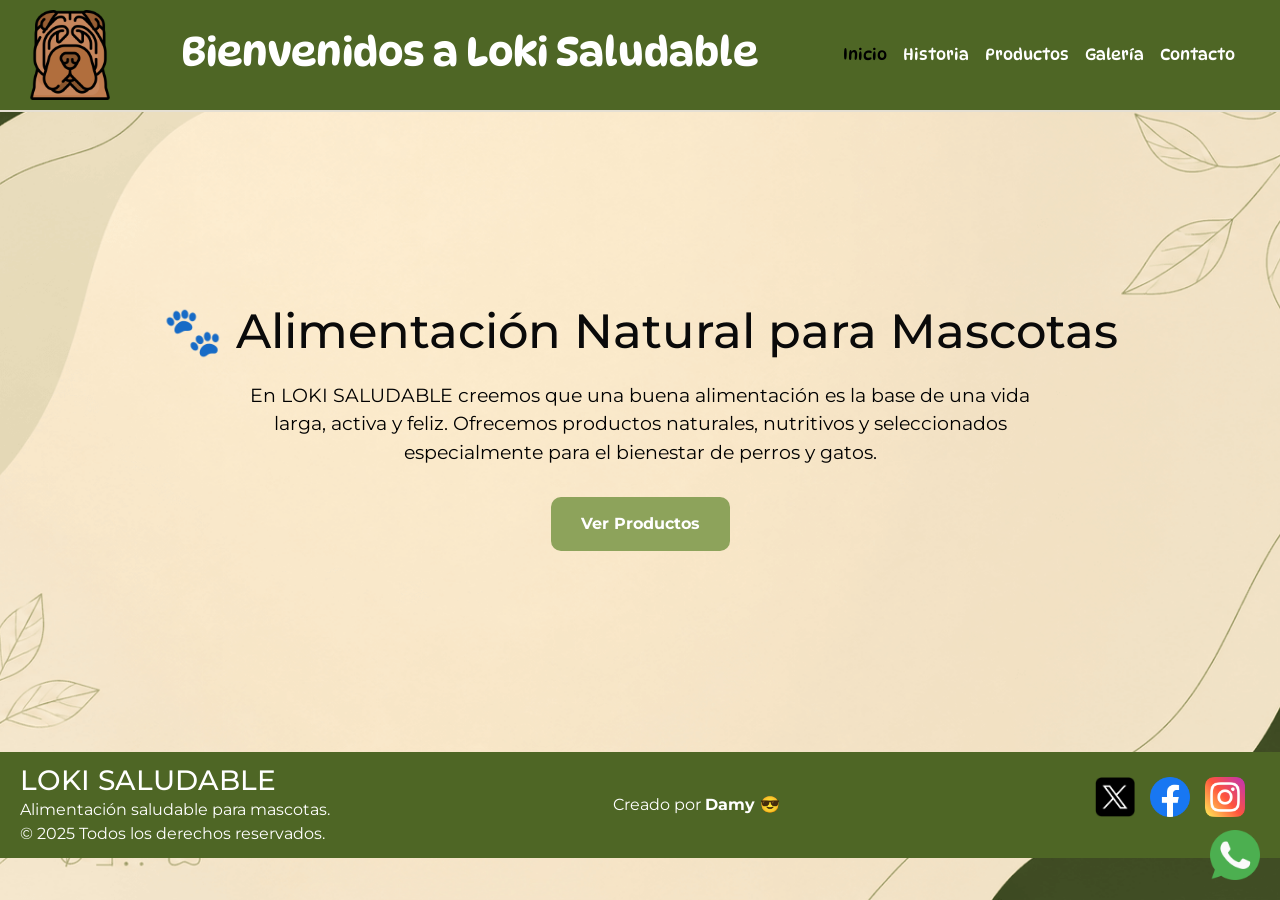
<file: index.html>
<!DOCTYPE html>
<html lang="es-ar">

<head>
    <meta charset="UTF-8">
    <meta name="viewport" content="width=device-width, initial-scale=1.0">
    <title>Loki Saludable - Home</title>
    <link href="https://cdn.jsdelivr.net/npm/bootstrap@5.3.8/dist/css/bootstrap.min.css" rel="stylesheet"
        integrity="sha384-sRIl4kxILFvY47J16cr9ZwB07vP4J8+LH7qKQnuqkuIAvNWLzeN8tE5YBujZqJLB" crossorigin="anonymous">

    <link rel="stylesheet" href="./styles/styles.css">

    <!SEO>

        <meta name="description"
            content="Alimentos naturales, snacks premium y accesorios saludables para perros y gatos. Bienestar y calidad para tu mascota.">

        <meta name="keywords"
            content="alimento para perros, snacks naturales, mascotas, accesorios para mascotas, Loki Saludable">

        <meta name="author" content="Damy">
        <! OPENGRAPH>
            <meta property="og:title" content="LOKI SALUDABLE">
            <meta property="og:description" content="Productos saludables y naturales para el bienestar de tu mascota.">
            <meta property="og:image" content="https://damir-27.github.io/LokiSaludable/assets/shar-pei.png">
            <meta property="og:url" content="https://damir-27.github.io/LokiSaludable/">
            <meta property="og:type" content="website">

            <meta property="og:title" content="LOKI SALUDABLE | Alimentación saludable para mascotas">

            <meta property="og:description"
                content="Descubrí alimentos naturales, snacks premium y accesorios saludables para el bienestar de tu mascota. 🐾">

            <meta property="og:image" content="https://github.com/Damir-27/LokiSaludable/blob/main/assets/shar-pei.png?raw=true">

            <meta property="og:url" content="https://damir-27.github.io/LokiSaludable/">

            <meta property="og:type" content="website">

            <meta property="og:locale" content="es_AR">

            <meta name="twitter:card" content="summary_large_image">

            <meta name="twitter:title" content="LOKI SALUDABLE | Alimentación saludable para mascotas">

            <meta name="twitter:description" content="Productos saludables y naturales para perros y gatos.">

            <meta name="twitter:image" content="https://github.com/Damir-27/LokiSaludable/blob/main/assets/shar-pei.png?raw=true">



            <link rel="icon" type="image/png" href="./assets/shar-pei.png">

            <link rel="stylesheet" href="./styles/styles.css">




</head>

<body>
    <header class="header">
        <a href="./index.html">
            <img src="./assets/shar-pei.png" alt="Logo de loki Saludable" class="logo" id="logoloki">
        </a>
        <h1 class="titulo"> Bienvenidos a Loki Saludable</h1>
        <nav class="navbar navbar-expand-lg">
            <div class="container-fluid">

                <button class="navbar-toggler" type="button" data-bs-toggle="collapse" data-bs-target="#navbarNav"
                    aria-controls="navbarNav" aria-expanded="false" aria-label="Abrir menú">

                    <span class="navbar-toggler-icon"></span>
                </button>

                <div class="collapse navbar-collapse justify-content-end" id="navbarNav">

                    <ul class="navbar-nav">

                        <li>
                            <a class="nav-link active" href="./index.html">Inicio</a>
                        </li>
                        <li class="nav-item">
                            <a class="nav-link" href="./pages/nosotros.html">Historia</a>
                        </li>

                        <li class="nav-item">
                            <a class="nav-link" href="./pages/productos.html">Productos</a>
                        </li>

                        <li class="nav-item">
                            <a class="nav-link" href="./pages/galeria.html">Galería</a>
                        </li>

                        <li class="nav-item">
                            <a class="nav-link" href="./pages/contacto.html">Contacto</a>
                        </li>

                    </ul>

                </div>
            </div>
        </nav>

    </header>

    <main class="hero">

        <h2>🐾 Alimentación Natural para Mascotas</h2>

        <p>
            En LOKI SALUDABLE creemos que una buena alimentación es la base
            de una vida larga, activa y feliz. Ofrecemos productos naturales,
            nutritivos y seleccionados especialmente para el bienestar de perros y gatos.
        </p>

        <a href="./pages/productos.html" class="btn-principal">
            Ver Productos
        </a>

    </main>
    <footer class="footer">

        <div class="footer-info">
            <h3>LOKI SALUDABLE</h3>
            <p>Alimentación saludable para mascotas.</p>
            <p>© 2025 Todos los derechos reservados.</p>
        </div>

        <div class="footer-autor">
            <p>Creado por <strong>Damy 😎</strong></p>
        </div>

        <nav>
            <ul class="rs">
                <li>
                    <a href="https://www.x.com/" target="_blank">
                        <img src="./assets/logos/x.png" alt="X" class="redes">
                    </a>
                </li>

                <li>
                    <a href="https://www.facebook.com/" target="_blank">
                        <img src="./assets/logos/facebook.png" alt="Facebook" class="redes">
                    </a>
                </li>

                <li>
                    <a href="https://www.instagram.com/" target="_blank">
                        <img src="./assets/logos/instagram.png" alt="Instagram" class="redes">
                    </a>
                </li>

                <li>
                    <a href="https://web.whatsapp.com/" target="_blank">
                        <img class="wa" src="./assets/logos/whatsapp.png" alt="WhatsApp">
                    </a>
                </li>
            </ul>
        </nav>

    </footer>
    <script src="https://cdn.jsdelivr.net/npm/bootstrap@5.3.8/dist/js/bootstrap.bundle.min.js"
        integrity="sha384-FKyoEForCGlyvwx9Hj09JcYn3nv7wiPVlz7YYwJrWVcXK/BmnVDxM+D2scQbITxI"
        crossorigin="anonymous"></script>
</body>

</html>
</file>
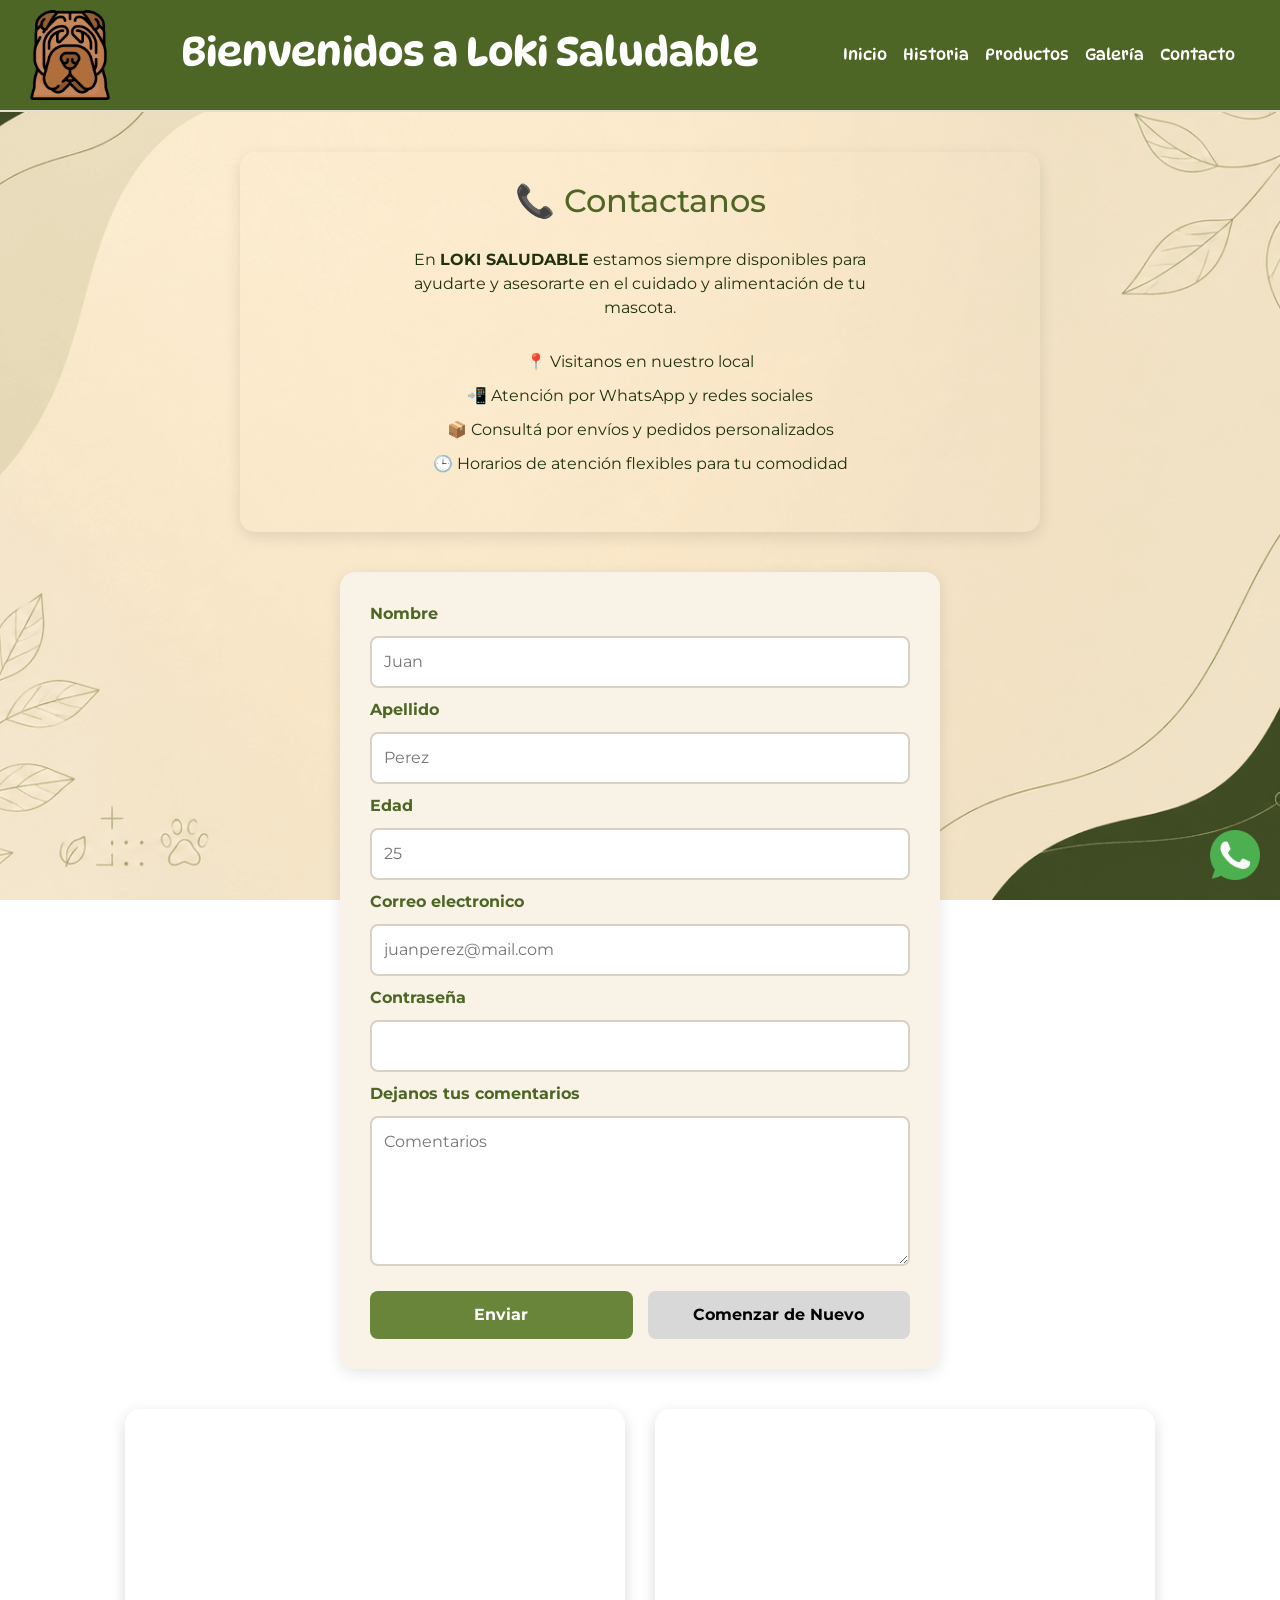
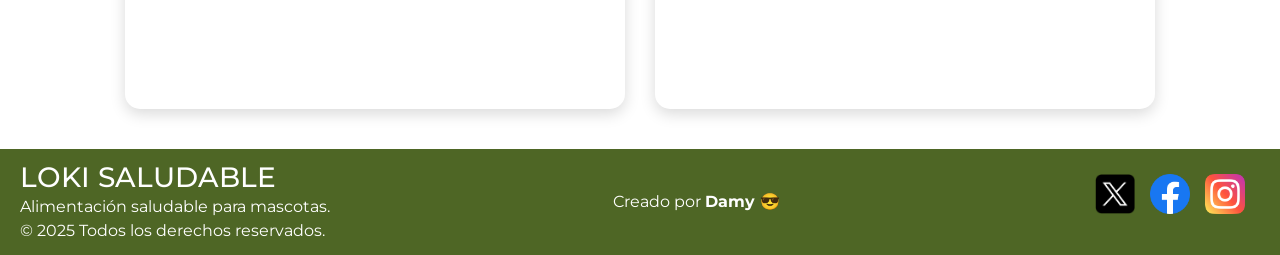
<file: pages/contacto.html>
<!DOCTYPE html>
<html lang="es-ar">

<head>
    <meta charset="UTF-8">
    <meta name="viewport" content="width=device-width, initial-scale=1.0">
    <title>Loki Saludable - Contacto</title>
    <link href="https://cdn.jsdelivr.net/npm/bootstrap@5.3.8/dist/css/bootstrap.min.css" rel="stylesheet"
        integrity="sha384-sRIl4kxILFvY47J16cr9ZwB07vP4J8+LH7qKQnuqkuIAvNWLzeN8tE5YBujZqJLB" crossorigin="anonymous">

    <link rel="stylesheet" href="../styles/styles.css">
</head>

<body>
    <header class="header">
        <a href="../index.html">
            <img src="../assets/shar-pei.png" alt="Logo de loki Saludable" class="logo" id="logoloki">
        </a>
        <h1 class="titulo"> Bienvenidos a Loki Saludable</h1>

        <nav class="navbar navbar-expand-lg">
            <div class="container-fluid">

                <button class="navbar-toggler" type="button" data-bs-toggle="collapse" data-bs-target="#navbarNav"
                    aria-controls="navbarNav" aria-expanded="false" aria-label="Abrir menú">

                    <span class="navbar-toggler-icon"></span>
                </button>

                <div class="collapse navbar-collapse justify-content-end" id="navbarNav">

                    <ul class="navbar-nav">

                        <li class="nav-item">
                            <a class="nav-link" href="../index.html">Inicio</a>
                        </li>

                        <li class="nav-item">
                            <a class="nav-link" href="../pages/nosotros.html">Historia</a>
                        </li>

                        <li class="nav-item">
                            <a class="nav-link" href="../pages/productos.html">Productos</a>
                        </li>

                        <li class="nav-item">
                            <a class="nav-link" href="../pages/galeria.html">Galería</a>
                        </li>

                        <li class="nav-item">
                            <a class="nav-link" href="../pages/contacto.html">Contacto</a>
                        </li>

                    </ul>

                </div>
            </div>
        </nav>
    </header>

    <main class="contacto">

        <section class="info-contacto">
            <h2>📞 Contactanos</h2>

            <p>
                En <strong>LOKI SALUDABLE</strong> estamos siempre disponibles para ayudarte
                y asesorarte en el cuidado y alimentación de tu mascota.
            </p>

            <ul>
                <li>📍 Visitanos en nuestro local</li>
                <li>📲 Atención por WhatsApp y redes sociales</li>
                <li>📦 Consultá por envíos y pedidos personalizados</li>
                <li>🕒 Horarios de atención flexibles para tu comodidad</li>
            </ul>
        </section>

        <form action="" class="contact-form">
            <label for="name">Nombre</label>
            <input type="text" id="name" placeholder="Juan" required>

            <label for="surname">Apellido</label>
            <input type="text" id="surname" placeholder="Perez" required>

            <label for="age">Edad</label>
            <input type="number" id="age" placeholder="25">

            <label for="mail">Correo electronico</label>
            <input type="email" id="mail" placeholder="juanperez@mail.com" required>

            <label for="pass">Contraseña</label>
            <input type="password" id="pass" required>

            <label for="comments">Dejanos tus comentarios</label>
            <textarea id="comments" placeholder="Comentarios"></textarea>

            <div class="buttons">
                <input type="submit" value="Enviar">
                <input type="reset" value="Comenzar de Nuevo">
            </div>
        </form>
        <div class="multimedia-contacto">

    <iframe src="https://www.google.com/maps/embed?pb=!1m18!1m12!1m3!1d3279.252731855269!2d-58.251906399999996!3d-34.7240234!2m3!1f0!2f0!3f0!3m2!1i1024!2i768!4f13.1!3m3!1m2!1s0x95a32e46ab4669f3%3A0x11b2a4f5d09a146f!2sAv.%20Mitre%20820%2C%20B1878%20Quilmes%2C%20Provincia%20de%20Buenos%20Aires!5e0!3m2!1ses-419!2sar!4v1781196357155!5m2!1ses-419!2sar" width="400" height="300" style="border:0;" allowfullscreen="" loading="lazy" referrerpolicy="no-referrer-when-downgrade"></iframe>

    <iframe
        src="https://www.youtube.com/embed/K4DyBUG242c?start=8"
        title="YouTube video player"
        allowfullscreen>
    </iframe>

</div>
    </main>
    <footer class="footer">

        <div class="footer-info">
            <h3>LOKI SALUDABLE</h3>
            <p>Alimentación saludable para mascotas.</p>
            <p>© 2025 Todos los derechos reservados.</p>
        </div>

        <div class="footer-autor">
            <p>Creado por <strong>Damy 😎</strong></p>
        </div>

        <nav>
            <ul class="rs">
                <li>
                    <a href="https://www.x.com/" target="_blank">
                        <img src="../assets/logos/x.png" alt="X" class="redes">
                    </a>
                </li>

                <li>
                    <a href="https://www.facebook.com/" target="_blank">
                        <img src="../assets/logos/facebook.png" alt="Facebook" class="redes">
                    </a>
                </li>

                <li>
                    <a href="https://www.instagram.com/" target="_blank">
                        <img src="../assets/logos/instagram.png" alt="Instagram" class="redes">
                    </a>
                </li>

                <li>
                    <a href="https://web.whatsapp.com/" target="_blank">
                        <img class="wa" src="../assets/logos/whatsapp.png" alt="WhatsApp">
                    </a>
                </li>
            </ul>
        </nav>

    </footer>
    <script src="https://cdn.jsdelivr.net/npm/bootstrap@5.3.8/dist/js/bootstrap.bundle.min.js"
        integrity="sha384-FKyoEForCGlyvwx9Hj09JcYn3nv7wiPVlz7YYwJrWVcXK/BmnVDxM+D2scQbITxI"
        crossorigin="anonymous"></script>
</body>

</html>
</file>
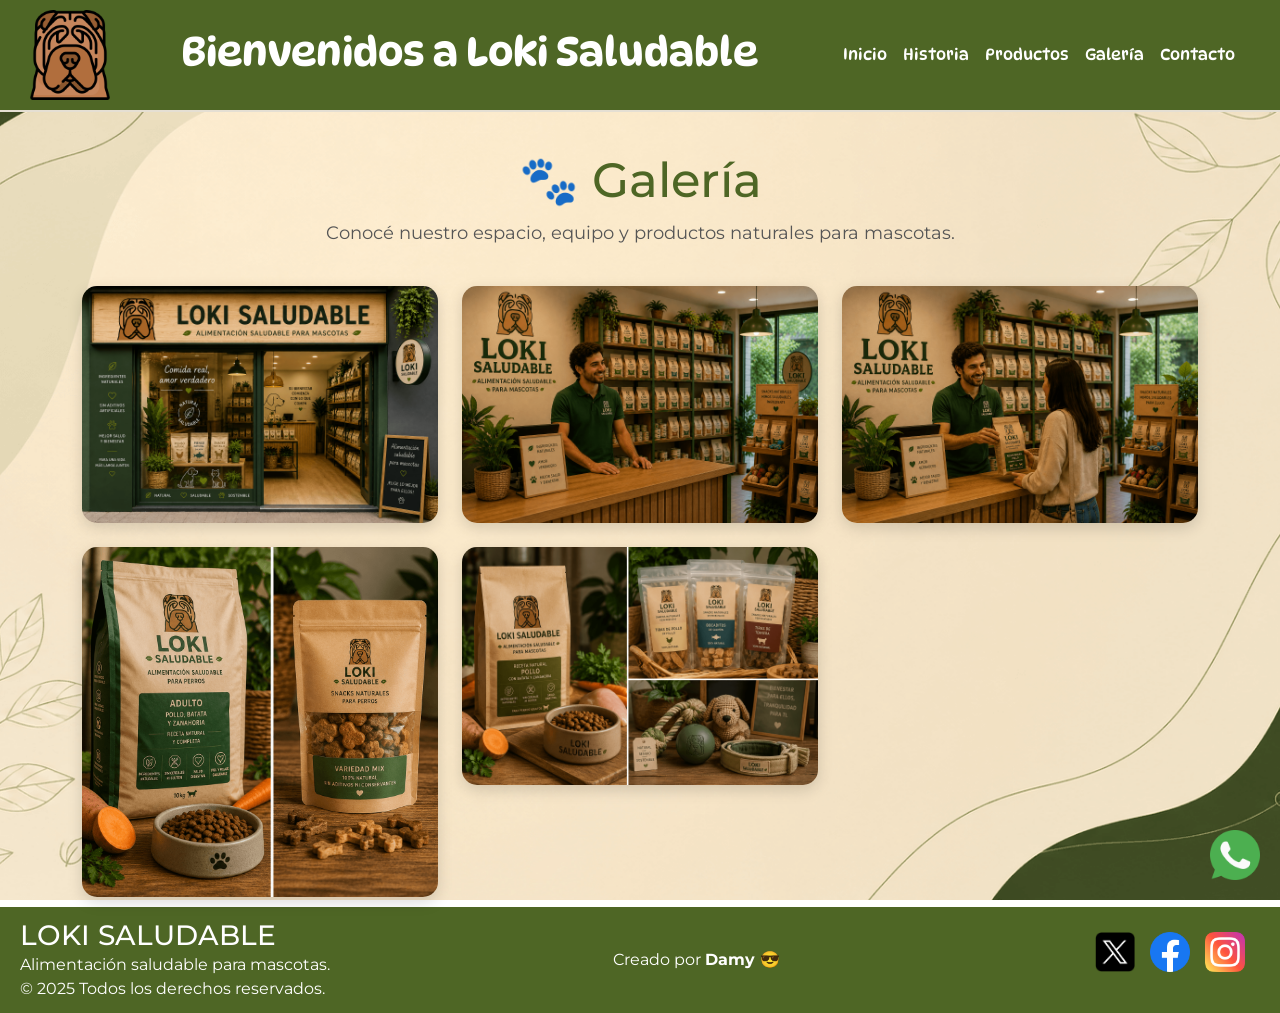
<file: pages/galeria.html>
<!DOCTYPE html>
<html lang="es-ar">

<head>
    <meta charset="UTF-8">
    <meta name="viewport" content="width=device-width, initial-scale=1.0">
    <title>Loki Saludable - Galeria</title>
    <link href="https://cdn.jsdelivr.net/npm/bootstrap@5.3.8/dist/css/bootstrap.min.css" rel="stylesheet"
        integrity="sha384-sRIl4kxILFvY47J16cr9ZwB07vP4J8+LH7qKQnuqkuIAvNWLzeN8tE5YBujZqJLB" crossorigin="anonymous">

    <link rel="stylesheet" href="../styles/styles.css">
</head>

<body>
    <header class="header">
        <a href="../index.html">
            <img src="../assets/shar-pei.png" alt="Logo de loki Saludable" class="logo">
        </a>
        <h1 class="titulo"> Bienvenidos a Loki Saludable</h1>

        <nav class="navbar navbar-expand-lg">
            <div class="container-fluid">

                <button class="navbar-toggler" type="button" data-bs-toggle="collapse" data-bs-target="#navbarNav"
                    aria-controls="navbarNav" aria-expanded="false" aria-label="Abrir menú">

                    <span class="navbar-toggler-icon"></span>
                </button>

                <div class="collapse navbar-collapse justify-content-end" id="navbarNav">

                    <ul class="navbar-nav">

                        <li class="nav-item">
                            <a class="nav-link" href="../index.html">Inicio</a>
                        </li>

                        <li class="nav-item">
                            <a class="nav-link" href="../pages/nosotros.html">Historia</a>
                        </li>

                        <li class="nav-item">
                            <a class="nav-link" href="../pages/productos.html">Productos</a>
                        </li>

                        <li class="nav-item">
                            <a class="nav-link" href="../pages/galeria.html">Galería</a>
                        </li>

                        <li class="nav-item">
                            <a class="nav-link" href="../pages/contacto.html">Contacto</a>
                        </li>

                    </ul>

                </div>
            </div>
        </nav>
    </header>

    <main>

        <section class="titulo-galeria">
            <h2>🐾 Galería</h2>
            <p>Conocé nuestro espacio, equipo y productos naturales para mascotas.</p>
        </section>

        <section class="galeria-nosotros container">

            <div class="row g-4">

                <div class="col-12 col-sm-6 col-lg-4">
                    <img src="../assets/fachada.png" alt="Fachada de Loki Saludable">
                </div>

                <div class="col-12 col-sm-6 col-lg-4">
                    <img src="../assets/staf.png" alt="Equipo de Loki Saludable">
                </div>

                <div class="col-12 col-sm-6 col-lg-4">
                    <img src="../assets/interior.png" alt="Interior de la tienda">
                </div>

                <div class="col-12 col-sm-6 col-lg-4">
                    <img src="../assets/productos.png" alt="Productos Loki Saludable">
                </div>

                <div class="col-12 col-sm-6 col-lg-4">
                    <img src="../assets/productos 2.png" alt="Productos naturales para mascotas">
                </div>

            </div>

        </section>
    </main>
    <footer class="footer">

        <div class="footer-info">
            <h3>LOKI SALUDABLE</h3>
            <p>Alimentación saludable para mascotas.</p>
            <p>© 2025 Todos los derechos reservados.</p>
        </div>

        <div class="footer-autor">
            <p>Creado por <strong>Damy 😎</strong></p>
        </div>

        <nav>
            <ul class="rs">
                <li>
                    <a href="https://www.x.com/" target="_blank">
                        <img src="../assets/logos/x.png" alt="X" class="redes">
                    </a>
                </li>

                <li>
                    <a href="https://www.facebook.com/" target="_blank">
                        <img src="../assets/logos/facebook.png" alt="Facebook" class="redes">
                    </a>
                </li>

                <li>
                    <a href="https://www.instagram.com/" target="_blank">
                        <img src="../assets/logos/instagram.png" alt="Instagram" class="redes">
                    </a>
                </li>

                <li>
                    <a href="https://web.whatsapp.com/" target="_blank">
                        <img class="wa" src="../assets/logos/whatsapp.png" alt="WhatsApp">
                    </a>
                </li>
            </ul>
        </nav>

    </footer>
    <script src="https://cdn.jsdelivr.net/npm/bootstrap@5.3.8/dist/js/bootstrap.bundle.min.js"
        integrity="sha384-FKyoEForCGlyvwx9Hj09JcYn3nv7wiPVlz7YYwJrWVcXK/BmnVDxM+D2scQbITxI"
        crossorigin="anonymous"></script>
</body>

</html>
</file>
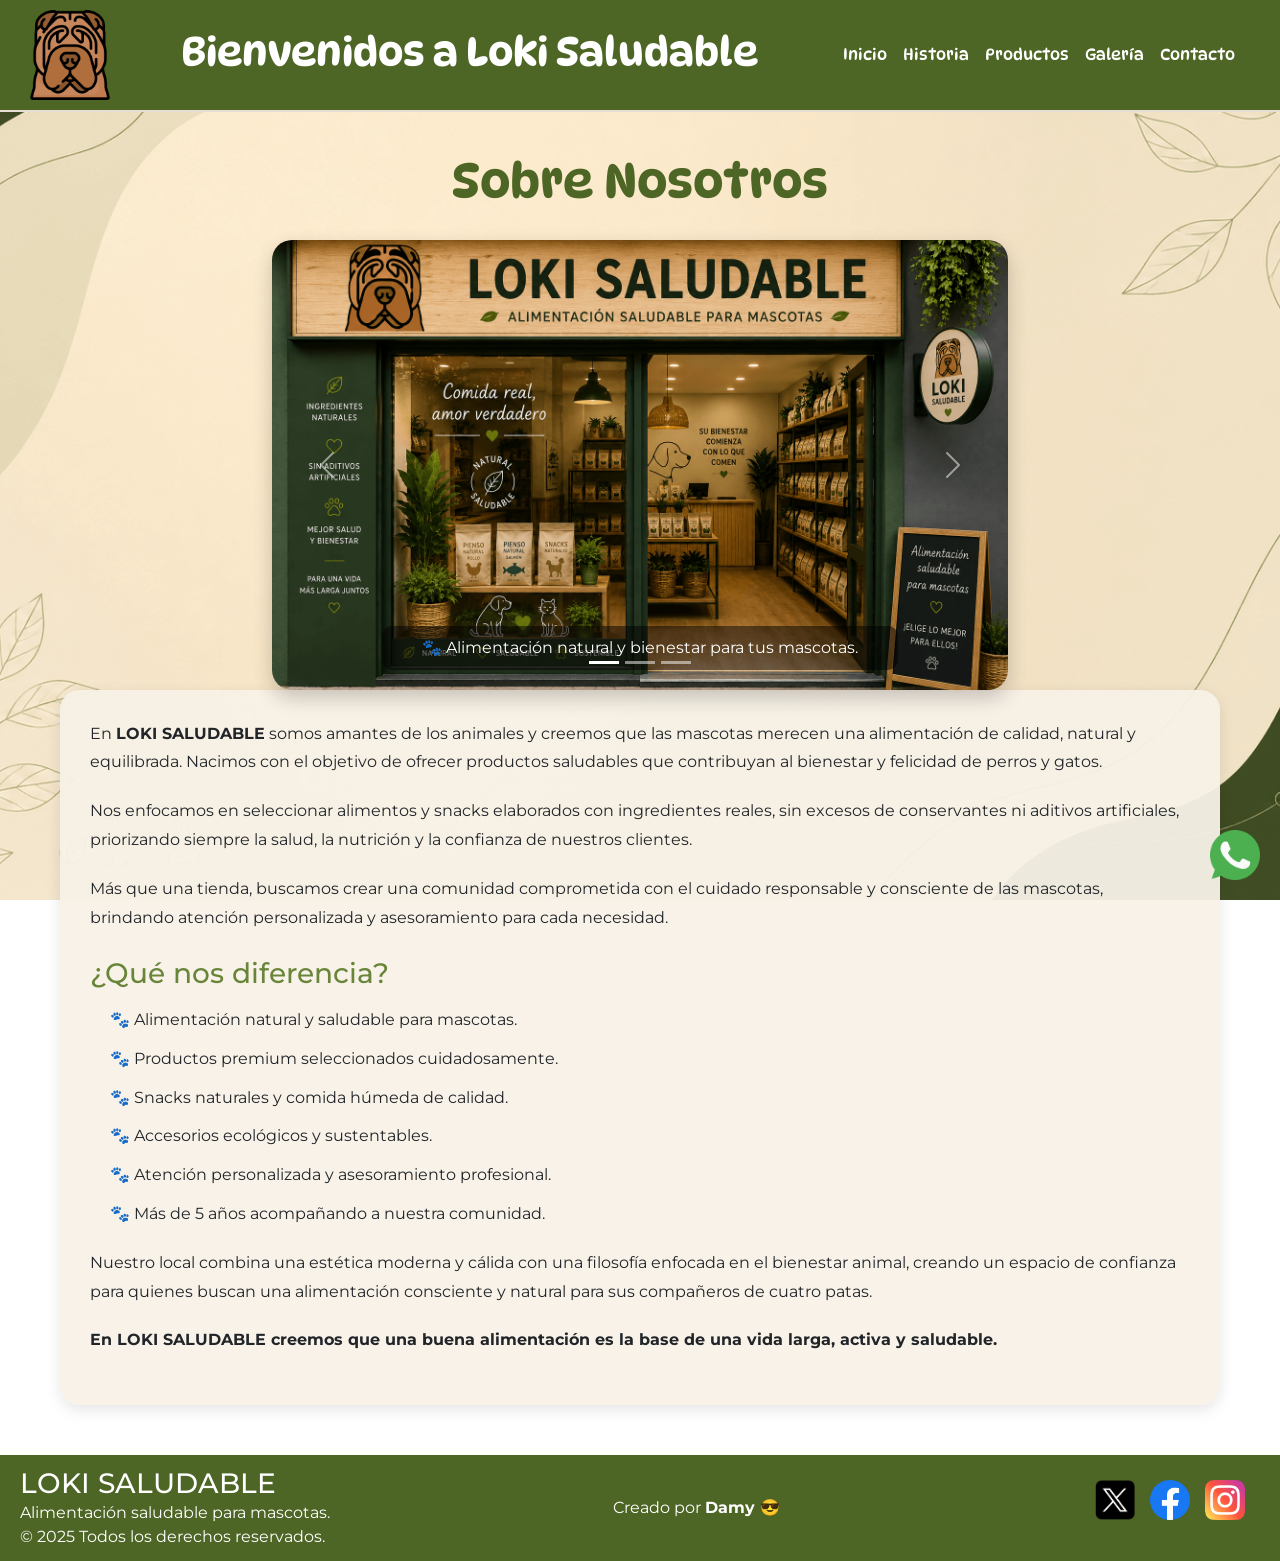
<file: pages/nosotros.html>
<!DOCTYPE html>
<html lang="es-ar">

<head>
    <meta charset="UTF-8">
    <meta name="viewport" content="width=device-width, initial-scale=1.0">
    <title>Loki Saludable - Historia</title>
    <link href="https://cdn.jsdelivr.net/npm/bootstrap@5.3.8/dist/css/bootstrap.min.css" rel="stylesheet"
        integrity="sha384-sRIl4kxILFvY47J16cr9ZwB07vP4J8+LH7qKQnuqkuIAvNWLzeN8tE5YBujZqJLB" crossorigin="anonymous">

    <link rel="stylesheet" href="../styles/styles.css">
</head>

<body>
    <header class="header">
        <a href="../index.html">
            <img src="../assets/shar-pei.png" alt="Logo de loki Saludable" class="logo" id="logoloki">
        </a>
        <h1 class="titulo"> Bienvenidos a Loki Saludable</h1>

        <nav class="navbar navbar-expand-lg">
            <div class="container-fluid">

                <button class="navbar-toggler" type="button" data-bs-toggle="collapse" data-bs-target="#navbarNav"
                    aria-controls="navbarNav" aria-expanded="false" aria-label="Abrir menú">

                    <span class="navbar-toggler-icon"></span>
                </button>

                <div class="collapse navbar-collapse justify-content-end" id="navbarNav">

                    <ul class="navbar-nav">

                        <li class="nav-item">
                            <a class="nav-link" href="../index.html">Inicio</a>
                        </li>

                        <li class="nav-item">
                            <a class="nav-link" href="../pages/nosotros.html">Historia</a>
                        </li>

                        <li class="nav-item">
                            <a class="nav-link" href="../pages/productos.html">Productos</a>
                        </li>

                        <li class="nav-item">
                            <a class="nav-link" href="../pages/galeria.html">Galería</a>
                        </li>

                        <li class="nav-item">
                            <a class="nav-link" href="../pages/contacto.html">Contacto</a>
                        </li>

                    </ul>

                </div>
            </div>
        </nav>
    </header>

    <main class="nosotros">

        <h2>Sobre Nosotros</h2>

        <div class="container">
            <div class="row justify-content-center">
                <div class=" col-sm-12 col-md-10 col-lg-8">
                    <div id="carouselExampleAutoplaying" class="carousel slide" data-bs-ride="carousel">

                        <div class="carousel-indicators">
                            <button type="button" data-bs-target="#carouselExampleAutoplaying" data-bs-slide-to="0"
                                class="active" aria-current="true" aria-label="Slide 1"></button>
                            <button type="button" data-bs-target="#carouselExampleAutoplaying" data-bs-slide-to="1"
                                aria-label="Slide 2"></button>
                            <button type="button" data-bs-target="#carouselExampleAutoplaying" data-bs-slide-to="2"
                                aria-label="Slide 3"></button>
                        </div>
                        <div class="carousel-inner">
                            <div class="carousel-item active">
                                <img src="../assets/fachada.png" class="d-block w-100" alt="negocio">
                                <div class="carousel-caption">
                                    <p>🐾 Alimentación natural y bienestar para tus mascotas.</p>
                                </div>
                            </div>
                            <div class="carousel-item">
                                <img src="../assets/staf.png" class="d-block w-100" alt="nuestro personal">
                                <div class="carousel-caption">
                                    <h3>Nuestro Equipo</h3>
                                    <p>Atención personalizada para cada mascota</p>
                                </div>
                            </div>
                            <div class="carousel-item">
                                <img src="../assets/interior.png" class="d-block w-100" alt="interior">
                                <div class="carousel-caption">
                                    <h3>Nuestra Tienda</h3>
                                    <p>Un espacio pensado para el bienestar animal</p>
                                </div>
                            </div>
                        </div>
                        <button class="carousel-control-prev" type="button" data-bs-target="#carouselExampleAutoplaying"
                            data-bs-slide="prev">
                            <span class="carousel-control-prev-icon" aria-hidden="true"></span>
                            <span class="visually-hidden">Previous</span>
                        </button>
                        <button class="carousel-control-next" type="button" data-bs-target="#carouselExampleAutoplaying"
                            data-bs-slide="next">
                            <span class="carousel-control-next-icon" aria-hidden="true"></span>
                            <span class="visually-hidden">Next</span>
                        </button>
                    </div>
                </div>
            </div>
        </div>


        <div class="contenido-nosotros">

            <p>
                En <strong>LOKI SALUDABLE</strong> somos amantes de los animales y creemos
                que las mascotas merecen una alimentación de calidad, natural y equilibrada.
                Nacimos con el objetivo de ofrecer productos saludables que contribuyan
                al bienestar y felicidad de perros y gatos.
            </p>

            <p>
                Nos enfocamos en seleccionar alimentos y snacks elaborados con ingredientes
                reales, sin excesos de conservantes ni aditivos artificiales, priorizando
                siempre la salud, la nutrición y la confianza de nuestros clientes.
            </p>

            <p>
                Más que una tienda, buscamos crear una comunidad comprometida con el
                cuidado responsable y consciente de las mascotas, brindando atención
                personalizada y asesoramiento para cada necesidad.
            </p>

            <h3>¿Qué nos diferencia?</h3>

            <ul>
                <li>🐾 Alimentación natural y saludable para mascotas.</li>
                <li>🐾 Productos premium seleccionados cuidadosamente.</li>
                <li>🐾 Snacks naturales y comida húmeda de calidad.</li>
                <li>🐾 Accesorios ecológicos y sustentables.</li>
                <li>🐾 Atención personalizada y asesoramiento profesional.</li>
                <li>🐾 Más de 5 años acompañando a nuestra comunidad.</li>
            </ul>

            <p>
                Nuestro local combina una estética moderna y cálida con una filosofía
                enfocada en el bienestar animal, creando un espacio de confianza para
                quienes buscan una alimentación consciente y natural para sus compañeros
                de cuatro patas.
            </p>

            <p>
                <strong>En LOKI SALUDABLE creemos que una buena alimentación es la base
                    de una vida larga, activa y saludable.</strong>
            </p>

        </div>

    </main>
    <footer class="footer">

        <div class="footer-info">
            <h3>LOKI SALUDABLE</h3>
            <p>Alimentación saludable para mascotas.</p>
            <p>© 2025 Todos los derechos reservados.</p>
        </div>

        <div class="footer-autor">
            <p>Creado por <strong>Damy 😎</strong></p>
        </div>

        <nav>
            <ul class="rs">
                <li>
                    <a href="https://www.x.com/" target="_blank">
                        <img src="../assets/logos/x.png" alt="X" class="redes">
                    </a>
                </li>

                <li>
                    <a href="https://www.facebook.com/" target="_blank">
                        <img src="../assets/logos/facebook.png" alt="Facebook" class="redes">
                    </a>
                </li>

                <li>
                    <a href="https://www.instagram.com/" target="_blank">
                        <img src="../assets/logos/instagram.png" alt="Instagram" class="redes">
                    </a>
                </li>

                <li>
                    <a href="https://web.whatsapp.com/" target="_blank">
                        <img class="wa" src="../assets/logos/whatsapp.png" alt="WhatsApp">
                    </a>
                </li>
            </ul>
        </nav>

    </footer>
    <script src="https://cdn.jsdelivr.net/npm/bootstrap@5.3.8/dist/js/bootstrap.bundle.min.js"
        integrity="sha384-FKyoEForCGlyvwx9Hj09JcYn3nv7wiPVlz7YYwJrWVcXK/BmnVDxM+D2scQbITxI"
        crossorigin="anonymous"></script>
</body>

</html>
</file>
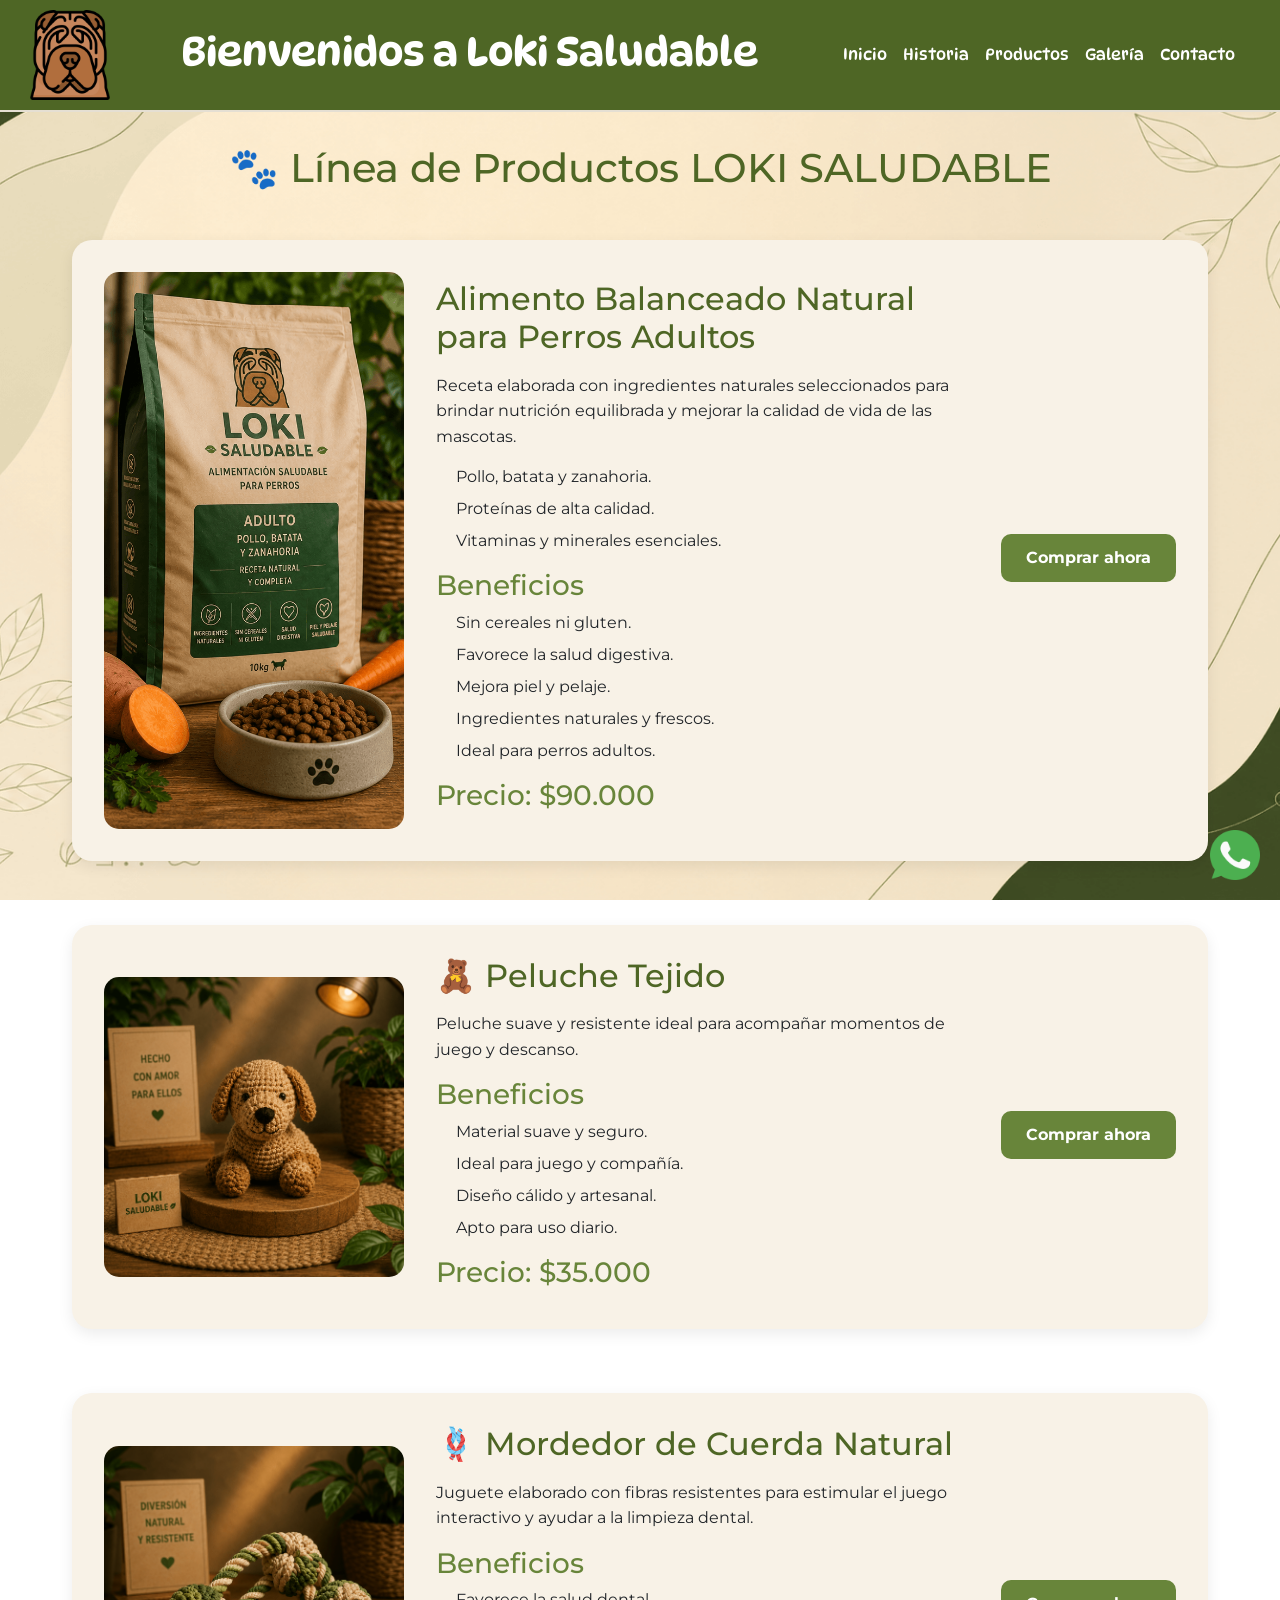
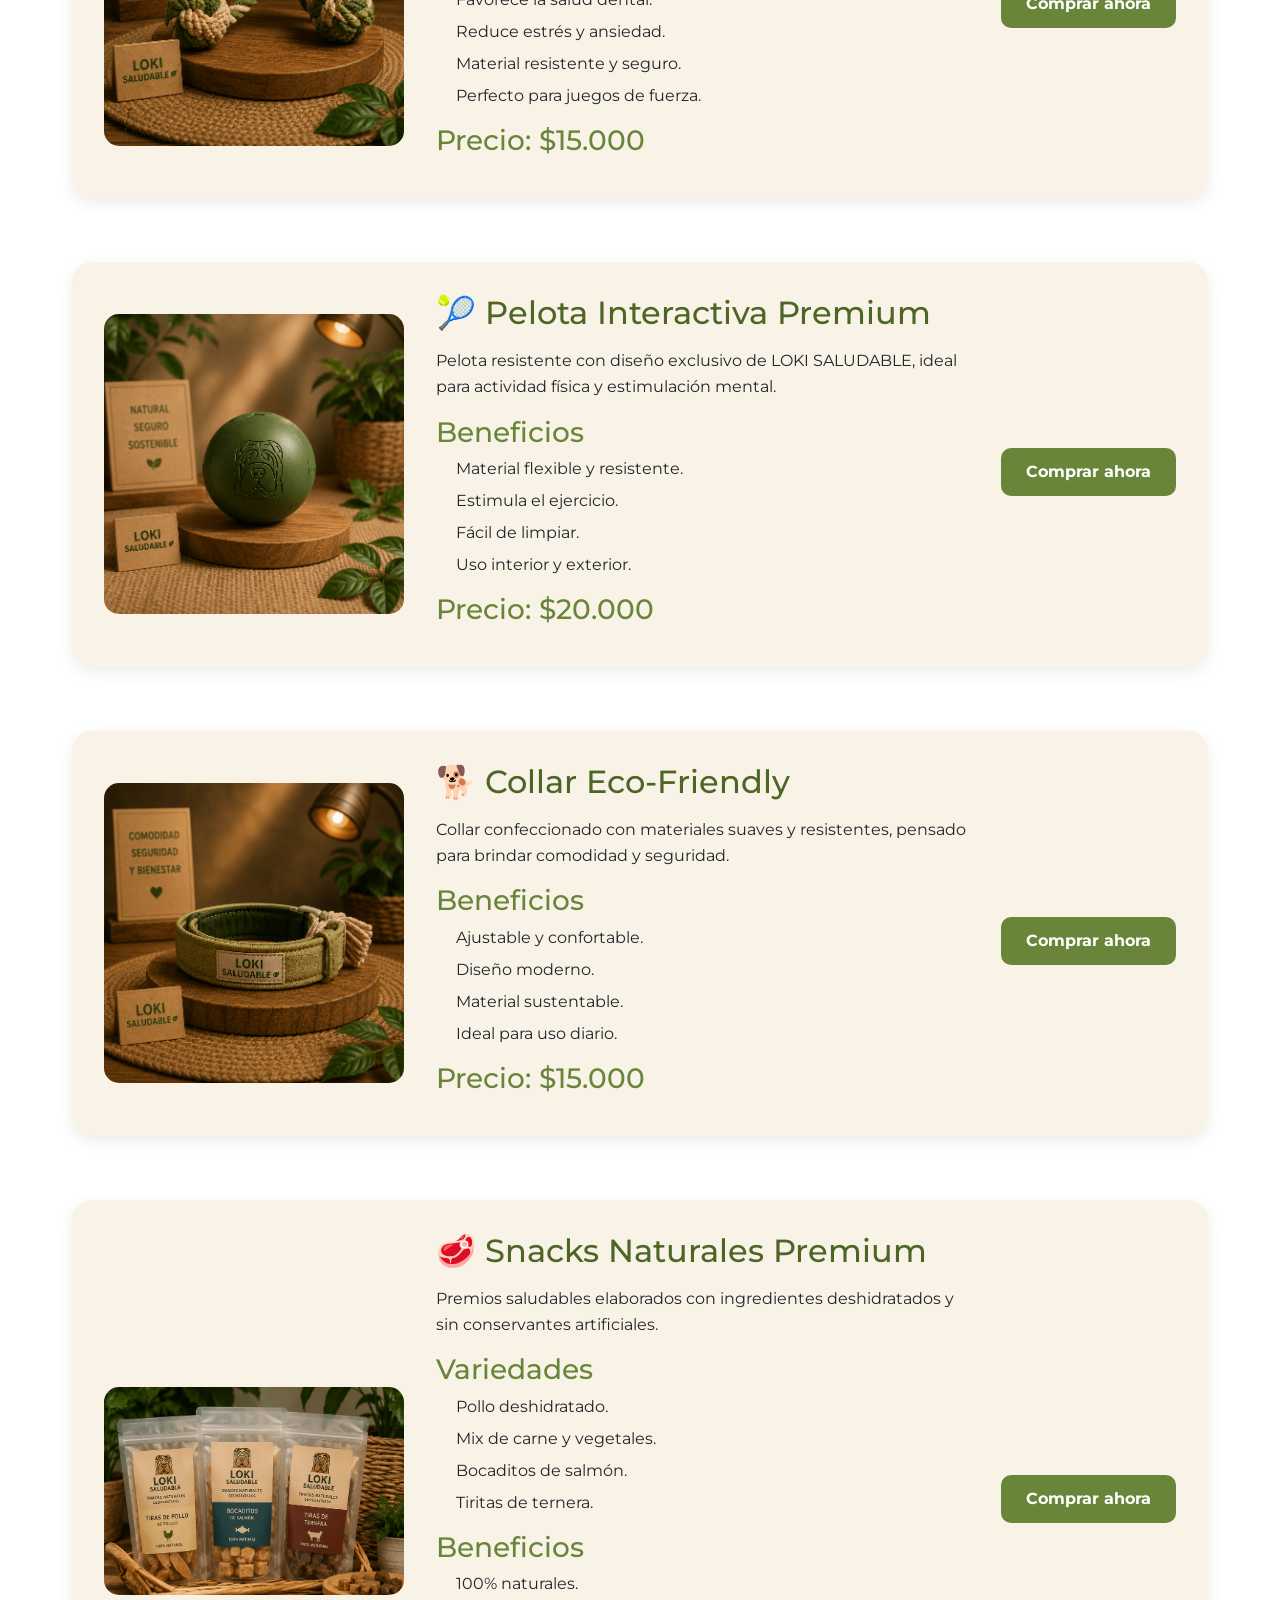
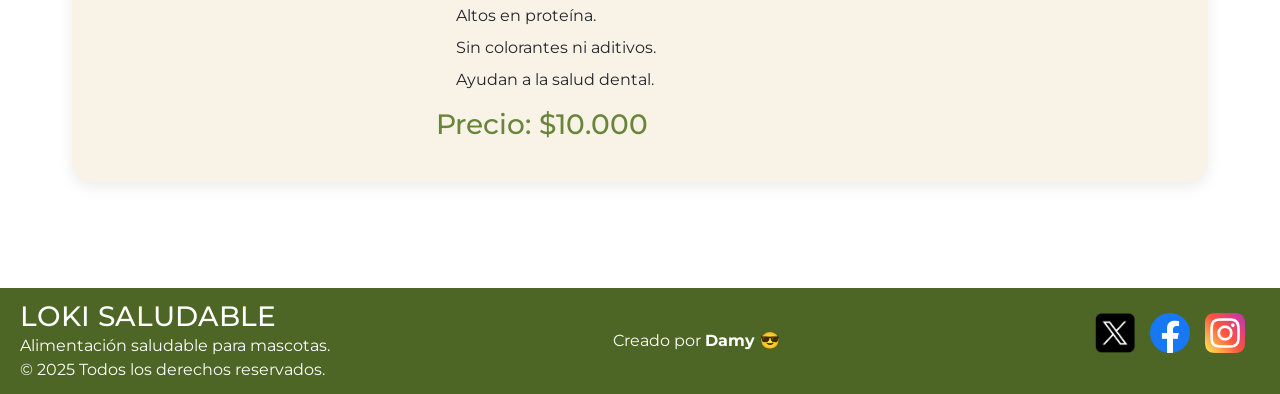
<file: pages/productos.html>
<!DOCTYPE html>
<html lang="es-ar">

<head>
    <meta charset="UTF-8">
    <meta name="viewport" content="width=device-width, initial-scale=1.0">
    <title>Loki Saludable - Tienda</title>
    <link href="https://cdn.jsdelivr.net/npm/bootstrap@5.3.8/dist/css/bootstrap.min.css" rel="stylesheet"
        integrity="sha384-sRIl4kxILFvY47J16cr9ZwB07vP4J8+LH7qKQnuqkuIAvNWLzeN8tE5YBujZqJLB" crossorigin="anonymous">

    <link rel="stylesheet" href="../styles/styles.css">
</head>

<body>
    <header class="header">
        <a href="../index.html">
            <img src="../assets/shar-pei.png" alt="Logo de loki Saludable" class="logo">

        </a>
        <h1 class="titulo"> Bienvenidos a Loki Saludable</h1>

        <nav class="navbar navbar-expand-lg">
            <div class="container-fluid">

                <button class="navbar-toggler" type="button" data-bs-toggle="collapse" data-bs-target="#navbarNav"
                    aria-controls="navbarNav" aria-expanded="false" aria-label="Abrir menú">

                    <span class="navbar-toggler-icon"></span>
                </button>

                <div class="collapse navbar-collapse justify-content-end" id="navbarNav">

                    <ul class="navbar-nav">

                        <li class="nav-item">
                            <a class="nav-link" href="../index.html">Inicio</a>
                        </li>

                        <li class="nav-item">
                            <a class="nav-link" href="../pages/nosotros.html">Historia</a>
                        </li>

                        <li class="nav-item">
                            <a class="nav-link" href="../pages/productos.html">Productos</a>
                        </li>

                        <li class="nav-item">
                            <a class="nav-link" href="../pages/galeria.html">Galería</a>
                        </li>

                        <li class="nav-item">
                            <a class="nav-link" href="../pages/contacto.html">Contacto</a>
                        </li>

                    </ul>

                </div>
            </div>
        </nav>
    </header>

    <main class="productos">

        <section class="titulo-seccion">
            <h1>🐾 Línea de Productos LOKI SALUDABLE</h1>
        </section>

        <!-- Alimento -->
        <article class="producto">
            <img src="../assets/productos/bolsa-de-alimento.png" alt="Bolsa de alimento natural">

            <div class="contenido">
                <h2>Alimento Balanceado Natural para Perros Adultos</h2>

                <p>
                    Receta elaborada con ingredientes naturales seleccionados para
                    brindar nutrición equilibrada y mejorar la calidad de vida de las mascotas.
                </p>

                <ul>
                    <li>Pollo, batata y zanahoria.</li>
                    <li>Proteínas de alta calidad.</li>
                    <li>Vitaminas y minerales esenciales.</li>
                </ul>

                <h3>Beneficios</h3>

                <ul>
                    <li>Sin cereales ni gluten.</li>
                    <li>Favorece la salud digestiva.</li>
                    <li>Mejora piel y pelaje.</li>
                    <li>Ingredientes naturales y frescos.</li>
                    <li>Ideal para perros adultos.</li>
                </ul>

                <h3>Precio: $90.000</h3>
            </div>
            <a href="#" class="btn-comprar">
                Comprar ahora
            </a>
        </article>

        <!-- Peluche -->
        <article class="producto">
            <img src="../assets/productos/peluche.png" alt="Peluche tejido">

            <div class="contenido">
                <h2>🧸 Peluche Tejido</h2>

                <p>
                    Peluche suave y resistente ideal para acompañar momentos
                    de juego y descanso.
                </p>

                <h3>Beneficios</h3>

                <ul>
                    <li>Material suave y seguro.</li>
                    <li>Ideal para juego y compañía.</li>
                    <li>Diseño cálido y artesanal.</li>
                    <li>Apto para uso diario.</li>
                </ul>
                <h3>Precio: $35.000</h3>
            </div>
            <a href="#" class="btn-comprar">
                Comprar ahora
            </a>
        </article>

        <!-- Soga -->
        <article class="producto">
            <img src="../assets/productos/soga.png" alt="Mordedor de cuerda">

            <div class="contenido">
                <h2>🪢 Mordedor de Cuerda Natural</h2>

                <p>
                    Juguete elaborado con fibras resistentes para estimular
                    el juego interactivo y ayudar a la limpieza dental.
                </p>

                <h3>Beneficios</h3>

                <ul>
                    <li>Favorece la salud dental.</li>
                    <li>Reduce estrés y ansiedad.</li>
                    <li>Material resistente y seguro.</li>
                    <li>Perfecto para juegos de fuerza.</li>
                </ul>
                <h3>Precio: $15.000</h3>
            </div>
            <a href="#" class="btn-comprar">
                Comprar ahora
            </a>
        </article>

        <!-- Pelota -->
        <article class="producto">
            <img src="../assets/productos/pelota.png" alt="Pelota interactiva">

            <div class="contenido">
                <h2>🎾 Pelota Interactiva Premium</h2>

                <p>
                    Pelota resistente con diseño exclusivo de LOKI SALUDABLE,
                    ideal para actividad física y estimulación mental.
                </p>

                <h3>Beneficios</h3>

                <ul>
                    <li>Material flexible y resistente.</li>
                    <li>Estimula el ejercicio.</li>
                    <li>Fácil de limpiar.</li>
                    <li>Uso interior y exterior.</li>
                </ul>
                <h3>Precio: $20.000</h3>
            </div>
            <a href="#" class="btn-comprar">
                Comprar ahora
            </a>
        </article>

        <!-- Collar -->
        <article class="producto">
            <img src="../assets/productos/collar.png" alt="Collar ecológico">

            <div class="contenido">
                <h2>🐕 Collar Eco-Friendly</h2>

                <p>
                    Collar confeccionado con materiales suaves y resistentes,
                    pensado para brindar comodidad y seguridad.
                </p>

                <h3>Beneficios</h3>

                <ul>
                    <li>Ajustable y confortable.</li>
                    <li>Diseño moderno.</li>
                    <li>Material sustentable.</li>
                    <li>Ideal para uso diario.</li>
                </ul>
                <h3>Precio: $15.000</h3>
            </div>
            <a href="#" class="btn-comprar">
                Comprar ahora
            </a>
        </article>

        <!-- Premios -->
        <article class="producto">
            <img src="../assets/productos/premios-varios.png" alt="Snacks naturales">

            <div class="contenido">
                <h2>🥩 Snacks Naturales Premium</h2>

                <p>
                    Premios saludables elaborados con ingredientes deshidratados
                    y sin conservantes artificiales.
                </p>

                <h3>Variedades</h3>

                <ul>
                    <li>Pollo deshidratado.</li>
                    <li>Mix de carne y vegetales.</li>
                    <li>Bocaditos de salmón.</li>
                    <li>Tiritas de ternera.</li>
                </ul>

                <h3>Beneficios</h3>

                <ul>
                    <li>100% naturales.</li>
                    <li>Altos en proteína.</li>
                    <li>Sin colorantes ni aditivos.</li>
                    <li>Ayudan a la salud dental.</li>
                </ul>
                <h3>Precio: $10.000</h3>
            </div>
            <a href="#" class="btn-comprar">
                Comprar ahora
            </a>
        </article>

    </main>
    <footer class="footer">

        <div class="footer-info">
            <h3>LOKI SALUDABLE</h3>
            <p>Alimentación saludable para mascotas.</p>
            <p>© 2025 Todos los derechos reservados.</p>
        </div>

        <div class="footer-autor">
            <p>Creado por <strong>Damy 😎</strong></p>
        </div>

        <nav>
            <ul class="rs">
                <li>
                    <a href="https://www.x.com/" target="_blank">
                        <img src="../assets/logos/x.png" alt="X" class="redes">
                    </a>
                </li>

                <li>
                    <a href="https://www.facebook.com/" target="_blank">
                        <img src="../assets/logos/facebook.png" alt="Facebook" class="redes">
                    </a>
                </li>

                <li>
                    <a href="https://www.instagram.com/" target="_blank">
                        <img src="../assets/logos/instagram.png" alt="Instagram" class="redes">
                    </a>
                </li>

                <li>
                    <a href="https://web.whatsapp.com/" target="_blank">
                        <img class="wa" src="../assets/logos/whatsapp.png" alt="WhatsApp">
                    </a>
                </li>
            </ul>
        </nav>

    </footer>
    <script src="https://cdn.jsdelivr.net/npm/bootstrap@5.3.8/dist/js/bootstrap.bundle.min.js"
        integrity="sha384-FKyoEForCGlyvwx9Hj09JcYn3nv7wiPVlz7YYwJrWVcXK/BmnVDxM+D2scQbITxI"
        crossorigin="anonymous"></script>
</body>

</html>
</file>
<file: styles/styles.css>
@import url("https://fonts.googleapis.com/css2?family=Montserrat:ital,wght@0,100..900;1,100..900&display=swap");
@import url("https://fonts.googleapis.com/css2?family=DynaPuff:wght@400..700&family=Nova+Square&family=Roboto:ital,wght@0,100..900;1,100..900&display=swap");
* {
  margin: 0;
  padding: 0;
  box-sizing: border-box;
  font-family: "Montserrat", sans-serif;
}

/*img{
    max-width: 100%;
    height: auto;
}*/
ul {
  list-style: none;
}

a {
  text-decoration: none;
}

body {
  background-image: url("../assets/fondo.jpg");
  background-position: center;
  background-repeat: no-repeat;
  background-size: cover;
  background-attachment: fixed;
}

@keyframes vibrate {
  0%, 100% {
    transform: translateX(0) scale(1);
  }
  25% {
    transform: translateX(-2px) scale(1.05);
  }
  50% {
    transform: translateX(2px) scale(1.1);
  }
  75% {
    transform: translateX(-2px) scale(1.05);
  }
}
.header {
  display: flex;
  flex-direction: row;
  flex-wrap: nowrap;
  justify-content: space-between;
  align-items: center;
  gap: 10px;
  position: sticky;
  top: 0;
  z-index: 1000;
  background-color: #4E6625;
  padding: 10px 25px;
  border-bottom: 2px solid #e5dfd3;
}
@media (min-width: 300px) and (max-width: 561px) {
  .header .header {
    flex-direction: column;
  }
}

.logo {
  height: 10vh;
  width: auto;
}

.titulo {
  font-family: "DynaPuff", cursive;
  font: size 3rem;
  color: white;
}
@media (min-width: 561px) and (max-width: 968px) {
  .titulo {
    font-size: 2rem;
  }
}
@media (min-width: 300px) and (max-width: 561px) {
  .titulo {
    font-size: 0.75rem;
    text-align: center;
  }
}

.navbar {
  background-color: #4E6625;
}

.navbar-brand,
.nav-link {
  color: white;
  font-family: "DynaPuff", cursive;
}

.nav-link:hover {
  color: #8DA35B;
}

.footer {
  display: flex;
  flex-direction: row;
  flex-wrap: wrap;
  justify-content: space-between;
  align-items: center;
  gap: 20px;
  background: #4E6625;
  color: white;
}
.footer p,
.footer h3,
.footer strong {
  color: white;
  margin: 0;
}
.footer {
  margin-top: 10px;
  padding: 12px 20px;
}
.footer .rs {
  display: flex;
  gap: 15px;
}
.footer .redes {
  width: 40px;
  height: 40px;
  transition: 0.3s;
}
.footer .redes:hover {
  transform: scale(1.15);
}

img.wa {
  position: fixed;
  bottom: 20px;
  right: 20px;
  width: 50px;
  height: auto;
  max-width: 70px;
  z-index: 9999;
  animation: vibrate 1s ease infinite;
  transition: transform 0.3s ease;
}

.wa:hover {
  transform: scale(1.1);
}

@media (min-width: 561px) and (max-width: 968px) {
  .footer {
    flex-direction: column;
    text-align: center;
  }
  .footer .rs {
    justify-content: center;
  }
}
@media (min-width: 300px) and (max-width: 561px) {
  .footer {
    flex-direction: column;
    text-align: center;
  }
  .footer .rs {
    justify-content: center;
  }
  .footer .redes {
    width: 35px;
    height: 35px;
  }
}
.hero {
  display: flex;
  flex-direction: column;
  flex-wrap: nowrap;
  justify-content: center;
  align-items: center;
  gap: 0;
  min-height: 70vh;
  text-align: center;
  padding: 40px;
}
.hero h2 {
  font-size: 3rem;
  color: #0a0a0a;
  margin-bottom: 20px;
}
.hero p {
  max-width: 800px;
  font-size: 1.2rem;
  color: #000;
  margin-bottom: 30px;
}

.btn-principal {
  background: #8DA35B;
  color: white;
  padding: 15px 30px;
  border-radius: 10px;
  font-weight: bold;
  transition: 0.3s;
}
.btn-principal:hover {
  background: #4E6625;
}

@media (min-width: 300px) and (max-width: 561px) {
  .hero {
    padding: 20px;
  }
  .hero h2 {
    font-size: 2rem;
  }
  .hero p {
    font-size: 1rem;
  }
  .btn-principal {
    padding: 12px 20px;
  }
}
.contacto {
  max-width: 1200px;
  margin: 40px auto;
  padding: 0 20px;
}

.info-contacto {
  display: flex;
  flex-direction: column;
  flex-wrap: nowrap;
  justify-content: center;
  align-items: center;
  gap: 20px;
  max-width: 800px;
  margin: 40px auto;
  padding: 30px;
  text-align: center;
  background: #F8F2E7, 0.9;
  border-radius: 15px;
  box-shadow: 0 5px 15px rgba(0, 0, 0, 0.1);
}
.info-contacto h2 {
  color: #4E6625;
}
.info-contacto p,
.info-contacto li {
  margin-bottom: 10px;
  color: #20310F;
  width: 100%;
  max-width: 500px;
}
.info-contacto ul {
  list-style: none;
  padding-left: 0;
}

.contact-form {
  display: flex;
  flex-direction: column;
  flex-wrap: nowrap;
  justify-content: flex-start;
  align-items: stretch;
  gap: 10px;
  max-width: 600px;
  margin: 30px auto;
  padding: 30px;
  background: #F8F2E7;
  border-radius: 15px;
  box-shadow: 0 4px 15px rgba(0, 0, 0, 0.1);
}
.contact-form label {
  font-weight: bold;
  color: #4E6625;
}
.contact-form input, .contact-form textarea {
  padding: 12px;
  border: 2px solid #D8D1C5;
  border-radius: 8px;
  font-size: 1rem;
  transition: border-color 0.3s ease, box-shadow 0.3s ease;
}
.contact-form input:focus,
.contact-form textarea:focus {
  outline: none;
  border-color: #68853A;
  box-shadow: 0 0 8px rgba(104, 133, 58, 0.3);
}
.contact-form textarea {
  min-height: 150px;
  resize: vertical;
}

.buttons {
  display: flex;
  flex-direction: row;
  flex-wrap: nowrap;
  justify-content: center;
  align-items: center;
  gap: 15px;
  margin-top: 15px;
}
.buttons input {
  flex: 1;
  padding: 12px;
  border: none;
  border-radius: 8px;
  cursor: pointer;
  font-weight: bold;
  transition: 0.3s;
}
.buttons input[type=submit] {
  background: #68853A;
  color: white;
}
.buttons input[type=submit]:hover {
  background: #4E6625;
}
.buttons input[type=reset] {
  background: #d8d8d8;
}
.buttons input[type=reset]:hover {
  background: #bfbfbf;
}

.multimedia-contacto {
  display: flex;
  flex-direction: row;
  flex-wrap: wrap;
  justify-content: center;
  align-items: center;
  gap: 30px;
  margin: 40px auto;
}
.multimedia-contacto iframe {
  width: 100%;
  max-width: 500px;
  height: 300px;
  border: none;
  border-radius: 15px;
  box-shadow: 0 5px 15px rgba(0, 0, 0, 0.15);
}

@media (min-width: 300px) and (max-width: 561px) {
  .contact-form {
    margin: 20px;
    padding: 20px;
  }
  .buttons {
    flex-direction: column;
  }
}
.titulo-galeria {
  text-align: center;
  margin: 40px 0;
}
.titulo-galeria h2 {
  font-size: 3rem;
  color: #4E6625;
  margin-bottom: 10px;
}
.titulo-galeria p {
  font-size: 1.1rem;
  color: #555;
}

.galeria-nosotros img {
  width: 100%;
  height: auto;
  object-fit: cover;
  border-radius: 15px;
  box-shadow: 0 5px 15px rgba(0, 0, 0, 0.15);
  transition: 0.3s ease;
}
.galeria-nosotros img:hover {
  transform: scale(1.03);
  box-shadow: 0 10px 25px rgba(0, 0, 0, 0.25);
}

@media (min-width: 561px) and (max-width: 968px) {
  .titulo-galeria h2 {
    font-size: 2.5rem;
  }
  .galeria-nosotros img {
    height: 250px;
  }
}
@media (min-width: 300px) and (max-width: 561px) {
  .titulo-galeria h2 {
    font-size: 2rem;
  }
  .titulo-galeria p {
    font-size: 1rem;
  }
  .galeria-nosotros img {
    height: 220px;
  }
}
.nosotros {
  max-width: 1200px;
  margin: 0 auto;
  padding: 40px 20px;
}
.nosotros h2 {
  text-align: center;
  font-size: 3rem;
  margin-bottom: 30px;
  color: #4E6625;
  font-family: "DynaPuff", cursive;
}

.contenido-nosotros {
  background-color: rgba(248, 242, 231, 0.95);
  padding: 30px;
  border-radius: 20px;
  line-height: 1.8;
  box-shadow: 0 5px 15px rgba(0, 0, 0, 0.1);
}
.contenido-nosotros p {
  margin-bottom: 20px;
}
.contenido-nosotros h3 {
  margin-top: 25px;
  margin-bottom: 15px;
  color: #68853A;
}
.contenido-nosotros ul {
  padding-left: 20px;
  margin-bottom: 20px;
}
.contenido-nosotros li {
  margin-bottom: 10px;
}

/* Carrusel */
.carousel {
  border-radius: 20px;
  overflow: hidden;
  box-shadow: 0 8px 20px rgba(0, 0, 0, 0.2);
}

.carousel-item img {
  height: 450px;
  object-fit: cover;
}

.carousel-caption {
  background: rgba(0, 0, 0, 0.5);
  border-radius: 10px;
  padding: 10px;
}
.carousel-caption h3,
.carousel-caption p {
  color: white;
  margin: 0;
}

/* Responsive */
@media (min-width: 561px) and (max-width: 968px) {
  .carousel-item img {
    height: 350px;
  }
  .nosotros h2 {
    font-size: 2.5rem;
  }
}
@media (min-width: 300px) and (max-width: 561px) {
  .nosotros {
    padding: 20px 10px;
  }
  .nosotros h2 {
    font-size: 2rem;
  }
  .contenido-nosotros {
    padding: 20px;
  }
  .carousel-item img {
    height: 250px;
  }
}
.productos {
  max-width: 1200px;
  margin: auto;
  padding: 2rem;
}

.titulo-seccion {
  text-align: center;
  margin-bottom: 3rem;
}
.titulo-seccion h1 {
  font-size: 2.5rem;
  color: #4E6625;
}

.producto {
  display: flex;
  align-items: center;
  gap: 2rem;
  margin-bottom: 4rem;
  padding: 2rem;
  background: #F8F2E7;
  border-radius: 20px;
  box-shadow: 0 5px 15px rgba(0, 0, 0, 0.08);
}
.producto img {
  width: 300px;
  border-radius: 15px;
  transition: transform 0.3s ease;
}
.producto img:hover {
  transform: scale(1.05);
}
.producto .contenido {
  flex: 1;
}
.producto h2 {
  color: #4E6625;
  margin-bottom: 1rem;
}
.producto h3 {
  color: #68853A;
  margin-top: 1rem;
}
.producto p {
  line-height: 1.6;
  margin-bottom: 1rem;
}
.producto ul {
  padding-left: 20px;
  margin-bottom: 1rem;
}
.producto li {
  margin-bottom: 0.5rem;
}

.btn-comprar {
  display: inline-block;
  margin-top: 1rem;
  padding: 12px 25px;
  background-color: #68853A;
  color: white;
  border-radius: 10px;
  font-weight: bold;
  text-decoration: none;
  transition: 0.3s ease;
}
.btn-comprar:hover {
  background-color: #4E6625;
  transform: translateY(-2px);
}

@media (min-width: 561px) and (max-width: 968px) {
  .producto {
    flex-direction: column;
    text-align: center;
  }
  .producto img {
    width: 80%;
    max-width: 400px;
  }
}
@media (min-width: 300px) and (max-width: 561px) {
  .producto {
    flex-direction: column;
    text-align: center;
    padding: 15px;
    gap: 15px;
  }
  .producto img {
    width: 100%;
    max-width: 250px;
  }
  .producto h2 {
    font-size: 1.2rem;
  }
  .producto h3 {
    font-size: 1rem;
  }
}

/*# sourceMappingURL=styles.css.map */
</file>
